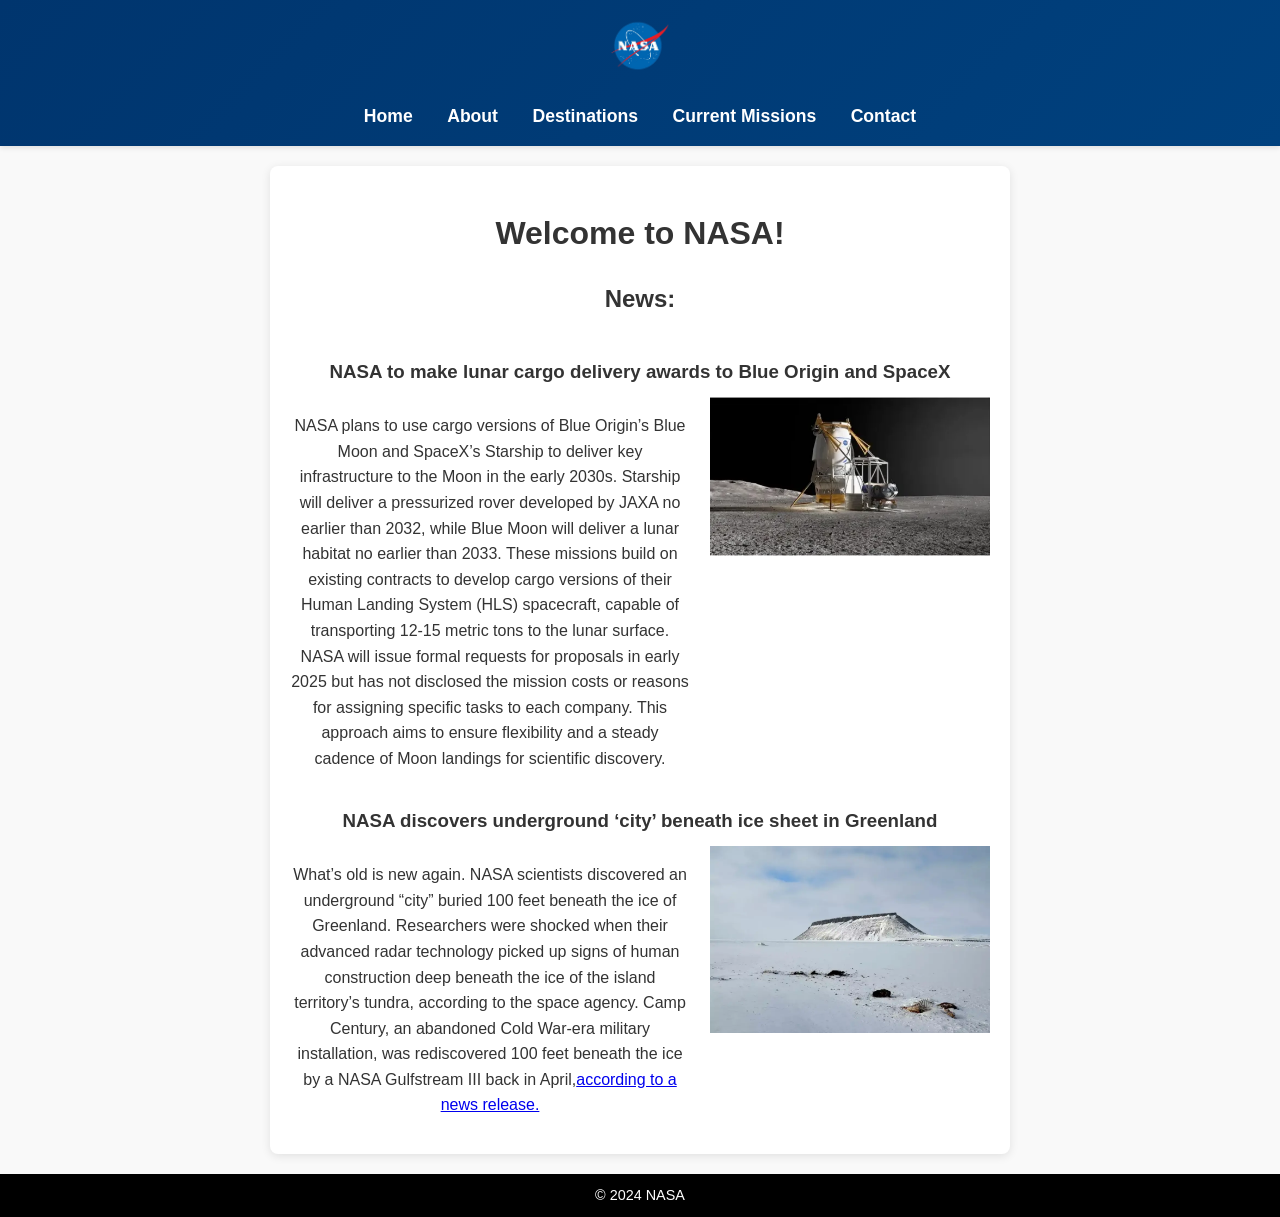
<file: Portfolio/assets/index.html>
<!DOCTYPE html>
<html lang="en">
<head>
    <meta charset="UTF-8">
    <meta name="viewport" content="width=device-width, initial-scale=1.0">
    <title>NASA | Home</title>
    <link rel="stylesheet" href="style.css">
</head>
<body>
    <header>
        <h1><img src="img/nasalogo.png" id="img"></h1>
        <nav>
            <a href="index.html">Home</a>
            <a href="about.html">About</a>
            <a href="destinations.html">Destinations</a>
            <a href="mission.html">Current Missions</a>
            <a href="contact.html">Contact</a>
        </nav>
    </header>
    <main>
        <h1>Welcome to NASA!</h1>
        <h2>News:</h2>
        <article>
            <h3>NASA to make lunar cargo delivery awards to Blue Origin and SpaceX</h3>
            <div>
            <p>
                NASA plans to use cargo versions of Blue Origin’s Blue Moon and SpaceX’s Starship to deliver key infrastructure to the Moon in the early 2030s. Starship will deliver a pressurized rover developed by JAXA no earlier than 2032, while Blue Moon will deliver a lunar habitat no earlier than 2033.
                These missions build on existing contracts to develop cargo versions of their Human Landing System (HLS) spacecraft, capable of transporting 12-15 metric tons to the lunar surface. NASA will issue formal requests for proposals in early 2025 but has not disclosed the mission costs or reasons for assigning specific tasks to each company. This approach aims to ensure flexibility and a steady cadence of Moon landings for scientific discovery.
            </p>
            <img src="img/news01.png" alt="Lunar Lander">
        </div>
        </article>  
        <article>
            <h3>NASA discovers underground ‘city’ beneath ice sheet in Greenland</h3>
            <div>
            <p>What’s old is new again.

                NASA scientists discovered an underground “city” buried 100 feet beneath the ice of Greenland.
                
                Researchers were shocked when their advanced radar technology picked up signs of human construction deep beneath the ice of the island territory’s tundra, according to the space agency.
                
                Camp Century, an abandoned Cold War-era military installation, was rediscovered 100 feet beneath the ice by a NASA Gulfstream III back in April,<a href="https://earthobservatory.nasa.gov/images/153616/new-view-of-the-city-under-the-ice">according to a news release.</a></p>

            <img src="img/news02.png" alt="Under Ground">
            </div>
        </article>
    </main>
    <footer>
        <p>&copy; 2024 NASA</p>
    </footer>
    <style>  
    article {
        display: flex;
        flex-direction: column;
        justify-content: space-between;
    }
    article h3 {
    margin-bottom: 10px;
}
article > div {
    display: flex;
    justify-content: space-between;
    align-items: flex-start;
}

    article img {
        margin-left: 20px;
        max-width: 40%;
        height: auto; 
    }
    </style>
</body>
</html>
</file>
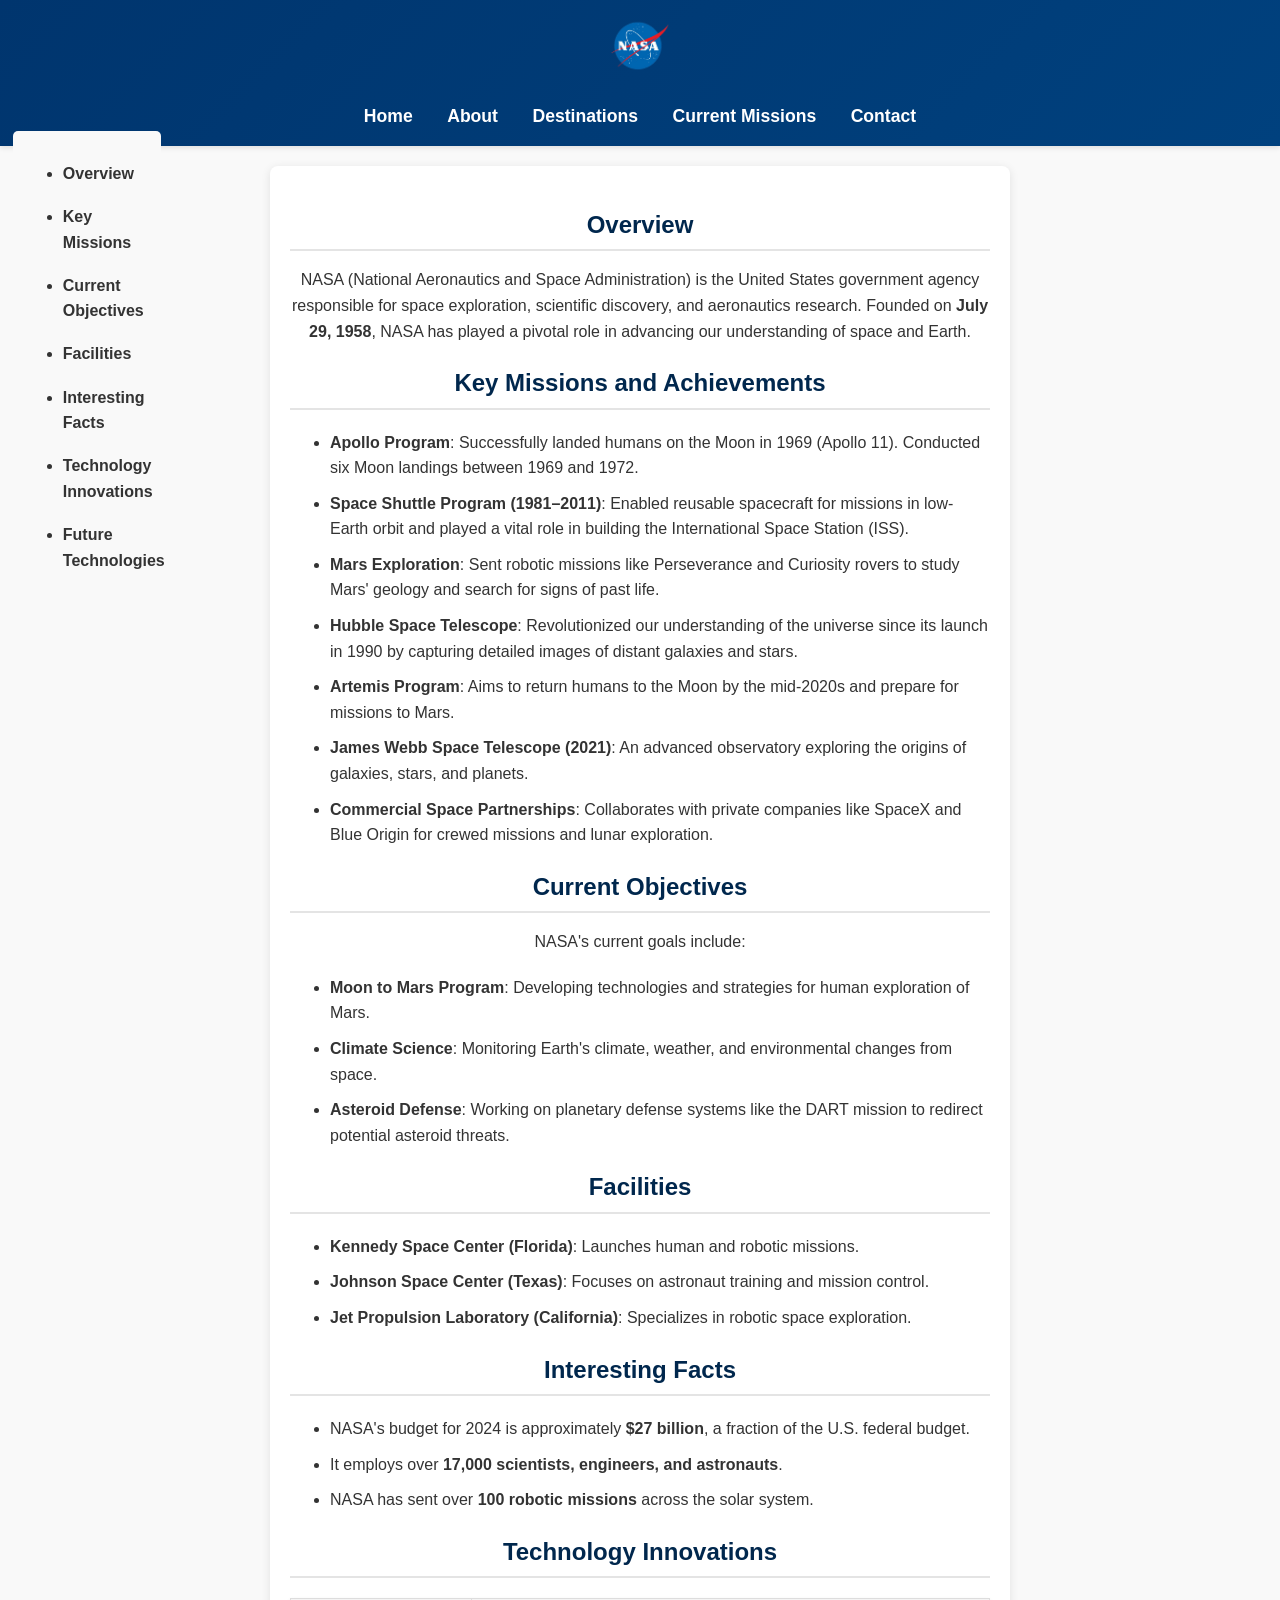
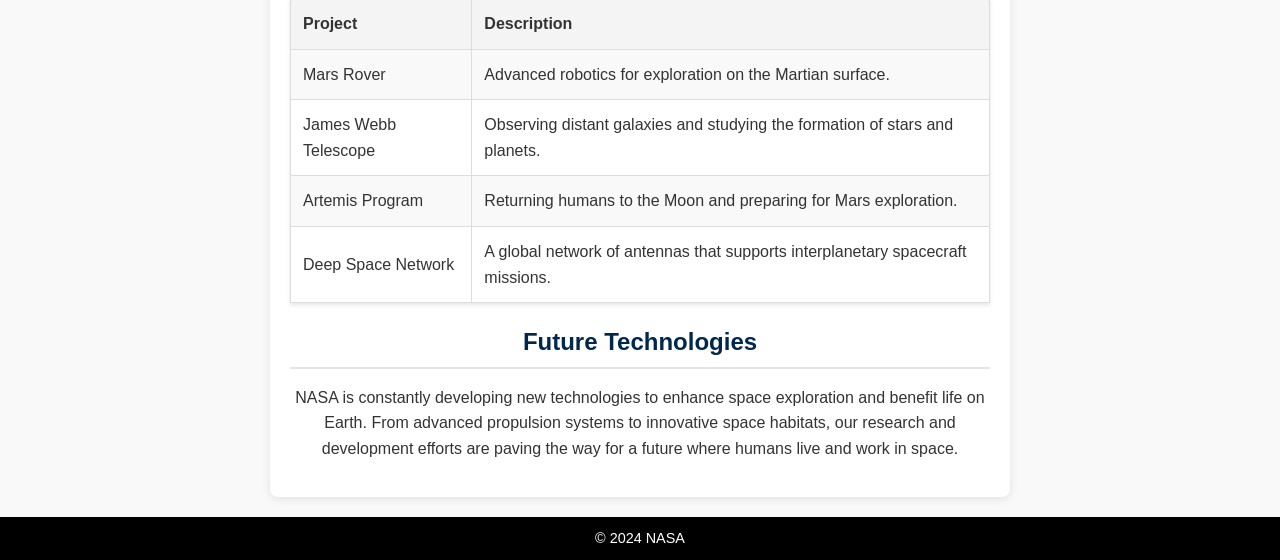
<file: Portfolio/assets/about.html>
<!DOCTYPE html>
<html lang="en">
<head>
    <meta charset="UTF-8">
    <meta name="viewport" content="width=device-width, initial-scale=1.0">
    <title>NASA | About</title>
    <link rel="stylesheet" href="style.css">
</head>
<body>
    <header>
        <h1><img src="img/nasalogo.png" id="img"></h1>
        <nav>
            <a href="index.html">Home</a>
            <a href="about.html">About</a>
            <a href="destinations.html">Destinations</a>
            <a href="mission.html">Current Missions</a>
            <a href="contact.html">Contact</a>
        </nav>
    </header>
    <aside id="aside">
        <ul>
            <li><a href="#overview">Overview</a></li>
            <li><a href="#missions">Key Missions</a></li>
            <li><a href="#objectives">Current Objectives</a></li>
            <li><a href="#facilities">Facilities</a></li>
            <li><a href="#facts">Interesting Facts</a></li> 
            <li><a href="#Innovations">Technology Innovations</a></li>
            <li><a href="#future">Future Technologies</a></li> 
        </ul>
    </aside>
    <main>
        <section id="overview">
            <h2>Overview</h2>
            <p>
                NASA (National Aeronautics and Space Administration) is the United States government agency responsible for space exploration, scientific discovery, and aeronautics research. Founded on <strong>July 29, 1958</strong>, NASA has played a pivotal role in advancing our understanding of space and Earth.
            </p>
        </section>
        <section id="missions">
            <h2>Key Missions and Achievements</h2>
            <ul>
                <li><strong>Apollo Program</strong>: Successfully landed humans on the Moon in 1969 (Apollo 11). Conducted six Moon landings between 1969 and 1972.</li>
                <li><strong>Space Shuttle Program (1981–2011)</strong>: Enabled reusable spacecraft for missions in low-Earth orbit and played a vital role in building the International Space Station (ISS).</li>
                <li><strong>Mars Exploration</strong>: Sent robotic missions like Perseverance and Curiosity rovers to study Mars' geology and search for signs of past life.</li>
                <li><strong>Hubble Space Telescope</strong>: Revolutionized our understanding of the universe since its launch in 1990 by capturing detailed images of distant galaxies and stars.</li>
                <li><strong>Artemis Program</strong>: Aims to return humans to the Moon by the mid-2020s and prepare for missions to Mars.</li>
                <li><strong>James Webb Space Telescope (2021)</strong>: An advanced observatory exploring the origins of galaxies, stars, and planets.</li>
                <li><strong>Commercial Space Partnerships</strong>: Collaborates with private companies like SpaceX and Blue Origin for crewed missions and lunar exploration.</li>
            </ul>
        </section>
        <section id="objectives">
            <h2>Current Objectives</h2>
            <p>
                NASA's current goals include:
            </p>
            <ul>
                <li><strong>Moon to Mars Program</strong>: Developing technologies and strategies for human exploration of Mars.</li>
                <li><strong>Climate Science</strong>: Monitoring Earth's climate, weather, and environmental changes from space.</li>
                <li><strong>Asteroid Defense</strong>: Working on planetary defense systems like the DART mission to redirect potential asteroid threats.</li>
            </ul>
        </section>
        <section id="facilities">
            <h2>Facilities</h2>
            <ul>
                <li><strong>Kennedy Space Center (Florida)</strong>: Launches human and robotic missions.</li>
                <li><strong>Johnson Space Center (Texas)</strong>: Focuses on astronaut training and mission control.</li>
                <li><strong>Jet Propulsion Laboratory (California)</strong>: Specializes in robotic space exploration.</li>
            </ul>
        </section>
        <section id="facts">
            <h2>Interesting Facts</h2>
            <ul>
                <li>NASA's budget for 2024 is approximately <strong>$27 billion</strong>, a fraction of the U.S. federal budget.</li>
                <li>It employs over <strong>17,000 scientists, engineers, and astronauts</strong>.</li>
                <li>NASA has sent over <strong>100 robotic missions</strong> across the solar system.</li>
            </ul>
        </section>
        <div class="container">
            <section id="Innovations">
                <h2>Technology Innovations</h2>
                <table>
                    <tr>
                        <th>Project</th>
                        <th>Description</th>
                    </tr>
                    <tr>
                        <td>Mars Rover</td>
                        <td>Advanced robotics for exploration on the Martian surface.</td>
                    </tr>
                    <tr>
                        <td>James Webb Telescope</td>
                        <td>Observing distant galaxies and studying the formation of stars and planets.</td>
                    </tr>
                    <tr>
                        <td>Artemis Program</td>
                        <td>Returning humans to the Moon and preparing for Mars exploration.</td>
                    </tr>
                    <tr>
                        <td>Deep Space Network</td>
                        <td>A global network of antennas that supports interplanetary spacecraft missions.</td>
                    </tr>
                </table>
            </section>
            <section id="future">
                <h2>Future Technologies</h2>
                <p>NASA is constantly developing new technologies to enhance space exploration and benefit life on Earth. From advanced propulsion systems to innovative space habitats, our research and development efforts are paving the way for a future where humans live and work in space.</p>
            </section>
        </div>
    </main>
    <footer>
        <p>&copy; 2024 NASA</p>
    </footer>
    <style>
    </style>
</body>
</html>
</file>
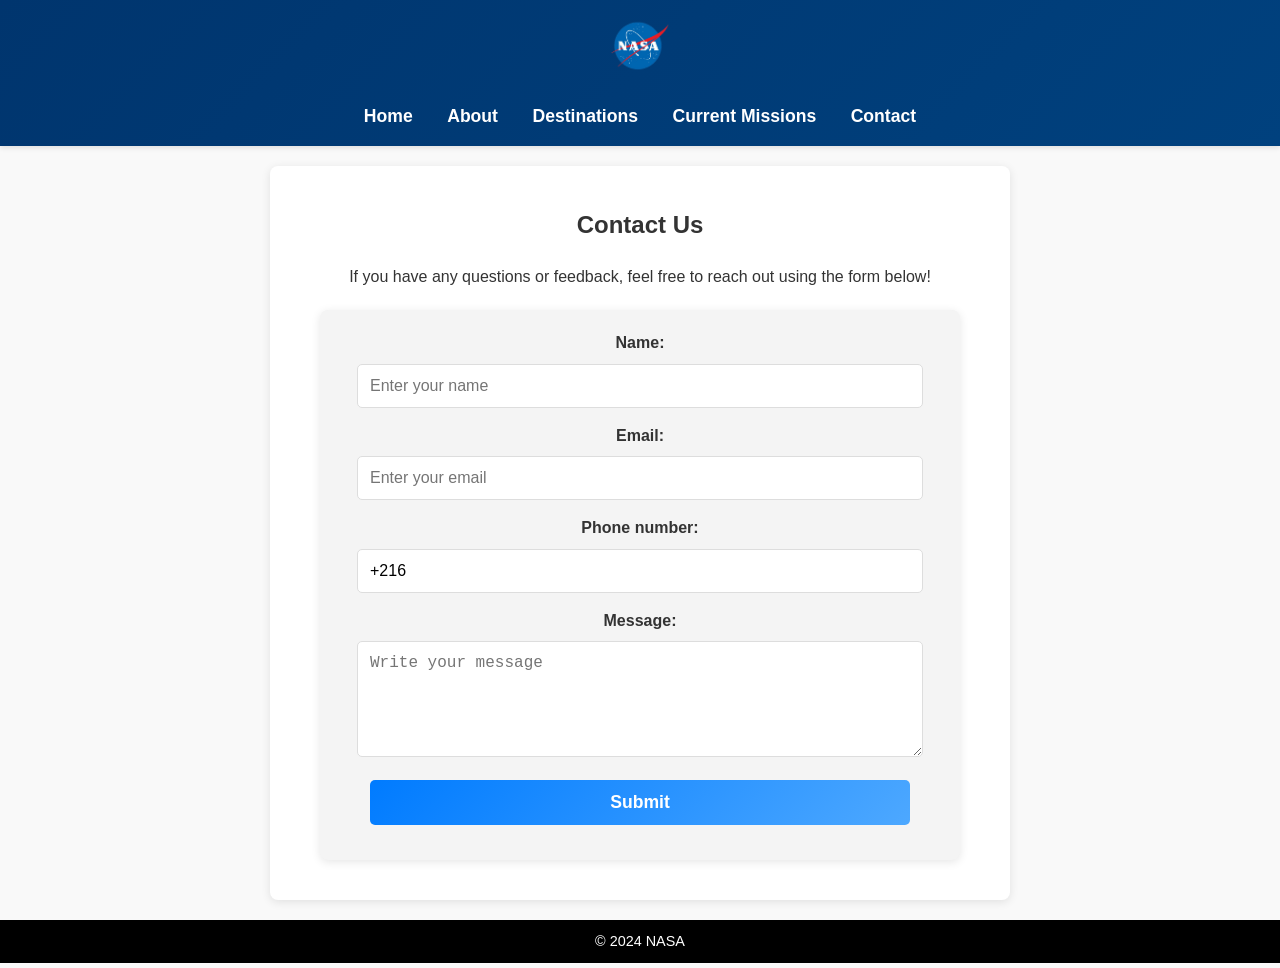
<file: Portfolio/assets/contact.html>
<!DOCTYPE html>
<html lang="en">
<head>
    <meta charset="UTF-8">
    <meta name="viewport" content="width=device-width, initial-scale=1.0">
    <title>NASA | Contact</title>
    <link rel="stylesheet" href="style.css">
</head>
<body>
    <header>
        <h1><img src="img/nasalogo.png" id="img"></h1>
        <nav>
            <a href="index.html">Home</a>
            <a href="about.html">About</a>
            <a href="destinations.html">Destinations</a>
            <a href="mission.html">Current Missions</a>
            <a href="contact.html">Contact</a>
        </nav>
    </header>
    <main>
        <h2>Contact Us</h2>
        <p>If you have any questions or feedback, feel free to reach out using the form below!</p>
        
        <form action="https://example.com/submit" method="post">
            <label for="name">Name:</label>
            <input type="text" id="name" name="name" required placeholder="Enter your name">
            
            <label for="email">Email:</label>
            <input type="email" id="email" name="email" required placeholder="Enter your email">

            <label for="phone">Phone number:</label>
            <input type="text" id="phone" name="phone" required placeholder="Enter your Phone number" value="+216 ">

            <label for="message">Message:</label>
            <textarea id="message" name="message" rows="5" required placeholder="Write your message"></textarea>
            
            <button type="submit">Submit</button>
        </form>
    </main>
    <footer>
        <p>&copy; 2024 NASA</p>
    </footer>
</body>
</html>
</file>
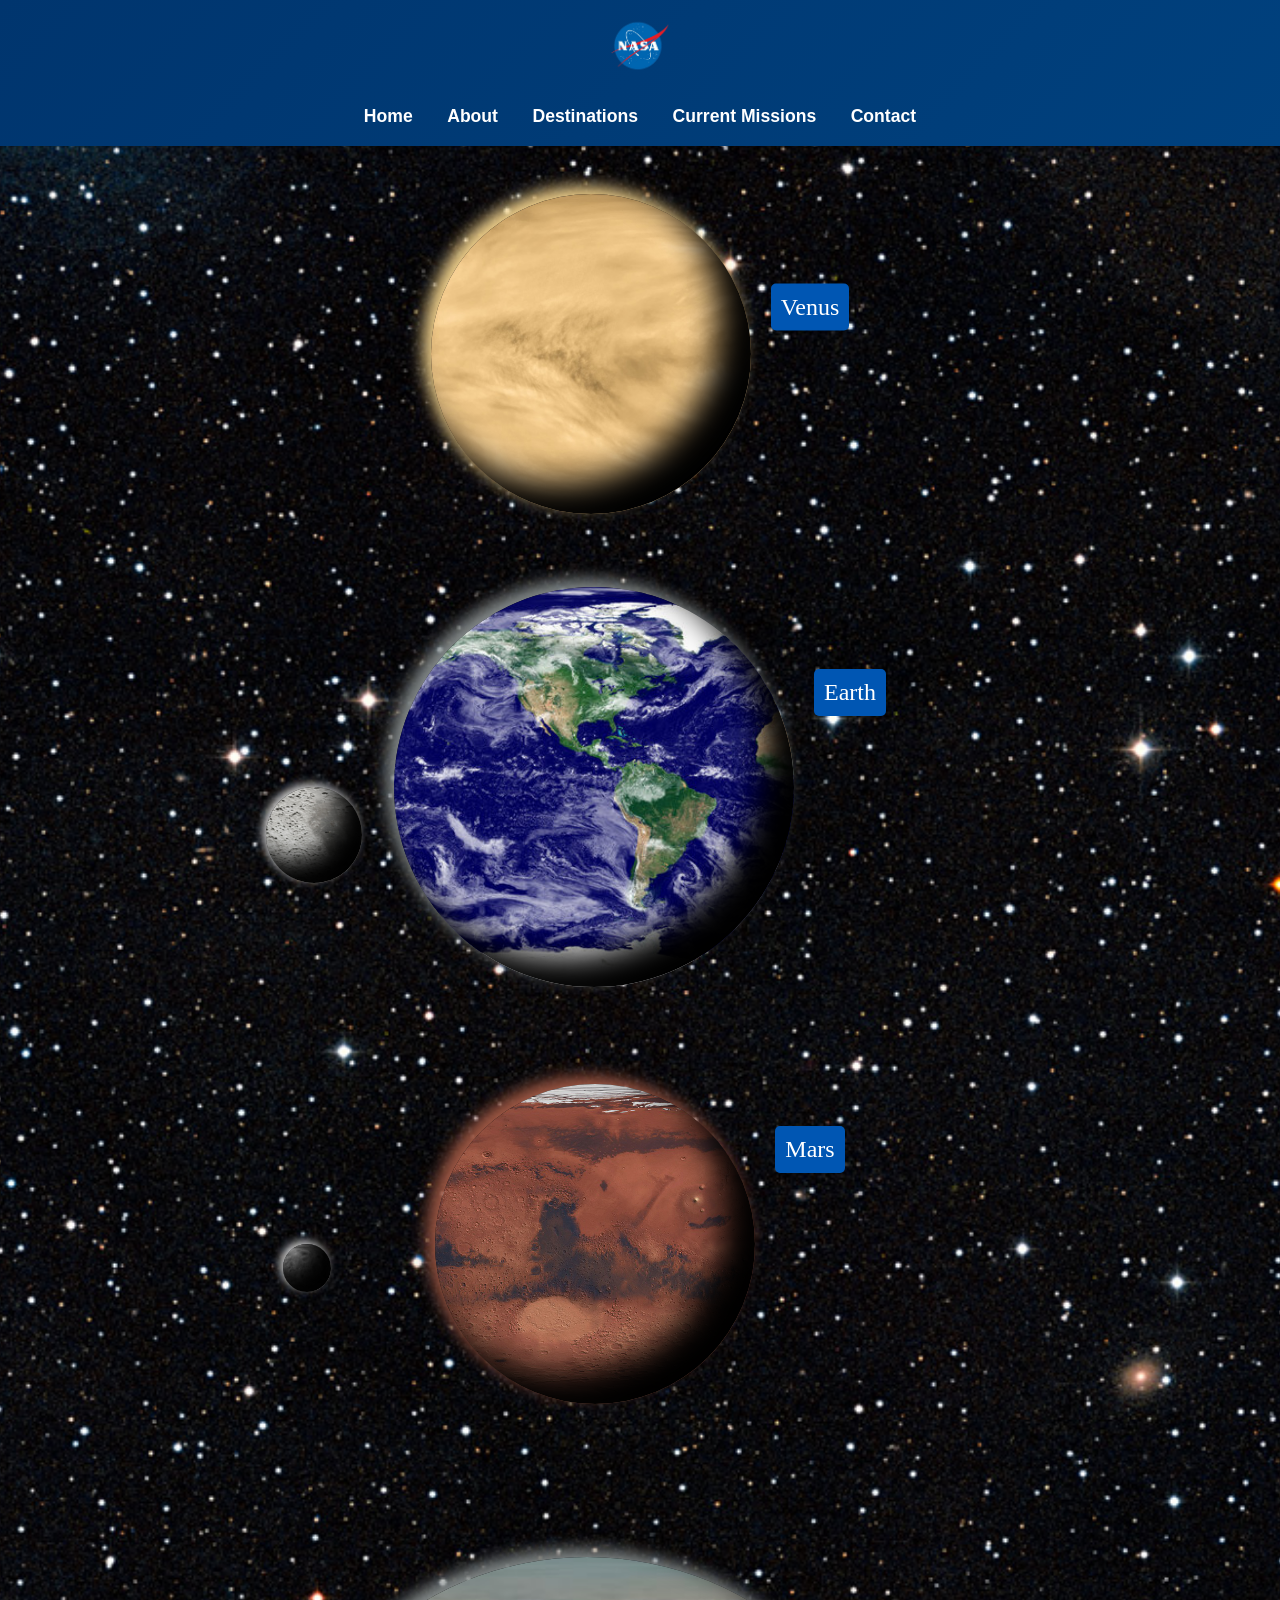
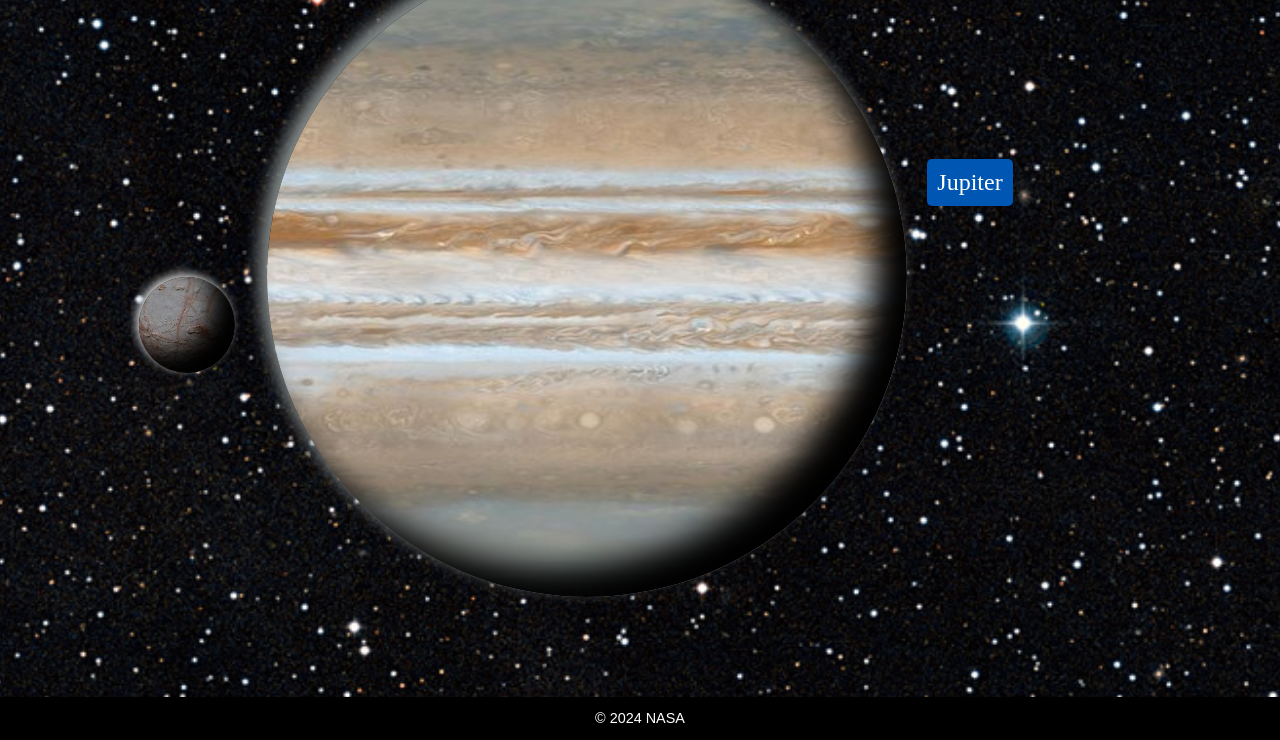
<file: Portfolio/assets/destinations.html>
<!DOCTYPE html>
<html lang="en">
<head>
    <meta charset="UTF-8">
    <meta name="viewport" content="width=device-width, initial-scale=1.0">
    <title>NASA | Destinations</title>
    <link rel="stylesheet" href="style.css">
</head>
<body>
    <header>
        <h1><img src="img/nasalogo.png" id="img"></h1>
        <nav>
            <a href="index.html">Home</a>
            <a href="about.html">About</a>
            <a href="destinations.html">Destinations</a>
            <a href="mission.html">Current Missions</a>
            <a href="contact.html">Contact</a>
        </nav>
    </header>
        </ul>
        <iframe src="venus.html" width="100%" height="400px" style="border:none;" scrolling="no" frameborder="0" allowtransparency="true"></iframe>
        <iframe src="earth.html" width="100%" height="450px" style="border:none;" scrolling="no" frameborder="0" allowtransparency="true"></iframe>
        <iframe src="mars.html" width="100%" height="450px" style="border:none;" scrolling="no" frameborder="0" allowtransparency="true"></iframe>
        <iframe src="jupiter.html" width="100%" height="800px" style="border:none;" scrolling="no" frameborder="0" allowtransparency="true"></iframe>
    <footer>
        <p>&copy; 2024 NASA</p>
    </footer>
    <style>
            body{
            background: url(./img/space.jpg) center no-repeat;
            background-size: cover;
        }
    </style>
</body>
</html>
</file>
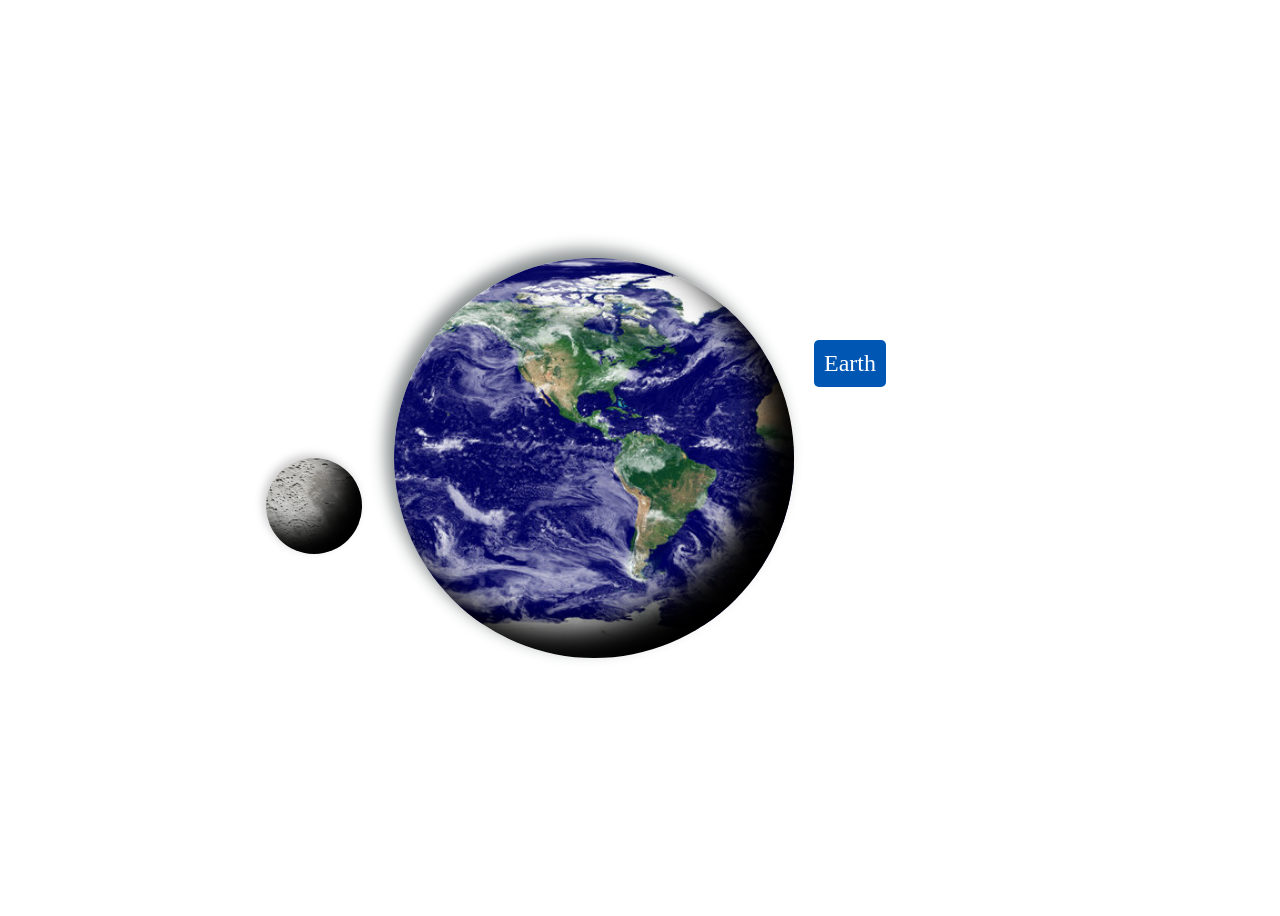
<file: Portfolio/assets/earth.html>
<!DOCTYPE html>
<html lang="en">
<head>
    <meta charset="UTF-8">
    <meta name="viewport" content="width=device-width, initial-scale=1.0">
    <title>Document</title>
    <style>
        body {
            background: transparent;
            background-size: cover;
            min-height: 100vh;
            display: flex;
            justify-content: center;
            align-items: center;
        }
        .planet-container {
            display: flex;
            align-items: center;
        }
        .planet {
            width: 25em;
            height: 25em;
            background: url(./img/earth.jpg);
            box-shadow: inset -2em -2em 2em #000, -0.5em -0.5em 1em #858b8b;
            border-radius: 50%;
            background-repeat: repeat;
            background-size: 200% 100%;
            position: relative;
            animation: rotate 20s linear infinite;
        }
        .moon {
            background: url(./img/moon.jpg);
            box-shadow: inset -1.5em -1.5em 1.5em #000, -0.2em -0.2em 0.5em #ccc;
            width: 6em;
            height: 6em;
            position: absolute;
            left: -11em;
            top: 50%;
            transform: translateX(50%);
            animation: rotate 5s linear infinite, orbit 30s infinite ease-in-out;
            z-index: 1;
            border-radius: 50%;
            background-repeat: repeat;
            background-size: 200% 100%;
        }
        .text-container {
            position: relative;
            margin-left: 20px;
            transform: translateY(-100%);
        }
        p {
            color: white;
            background-color: #0056b3;
            font-size: x-large;
            padding: 10px;
            border-radius: 5px;
            text-align: center;
            white-space: nowrap;
            cursor: pointer;
        }
        .ff {
            display: none;
            position: absolute;
            top: -50px; 
            left: 50%;
            transform: translateX(-50%);
            background-color: #0056b3;
            color: white;
            padding: 5px;
            border-radius: 5px;
            font-size: 0.9em;
            white-space: nowrap;
            z-index: 2;
        }
        .text-container:hover .ff {
            display: block;
        }
        @keyframes rotate {
            to {background-position: -200% 0;}
        }
        @keyframes orbit {
            49% {z-index: 1;}
            50% {
                left: 25em;
                z-index: -1;
            }
            99% {z-index: -1;}
            100% {
                left: -11em;
                z-index: 1;
            }
        }
    </style>
</head>
<body>
    <div class="planet-container">
        <div class="planet">
            <div class="moon"></div>
        </div>
        <div class="text-container">
            <p>Earth
                <span class="ff">Fun Fact: Earth is the only planet in our solar system not named after a god.</span>
            </p>
        </div>
    </div>
</body>
</html>
</file>
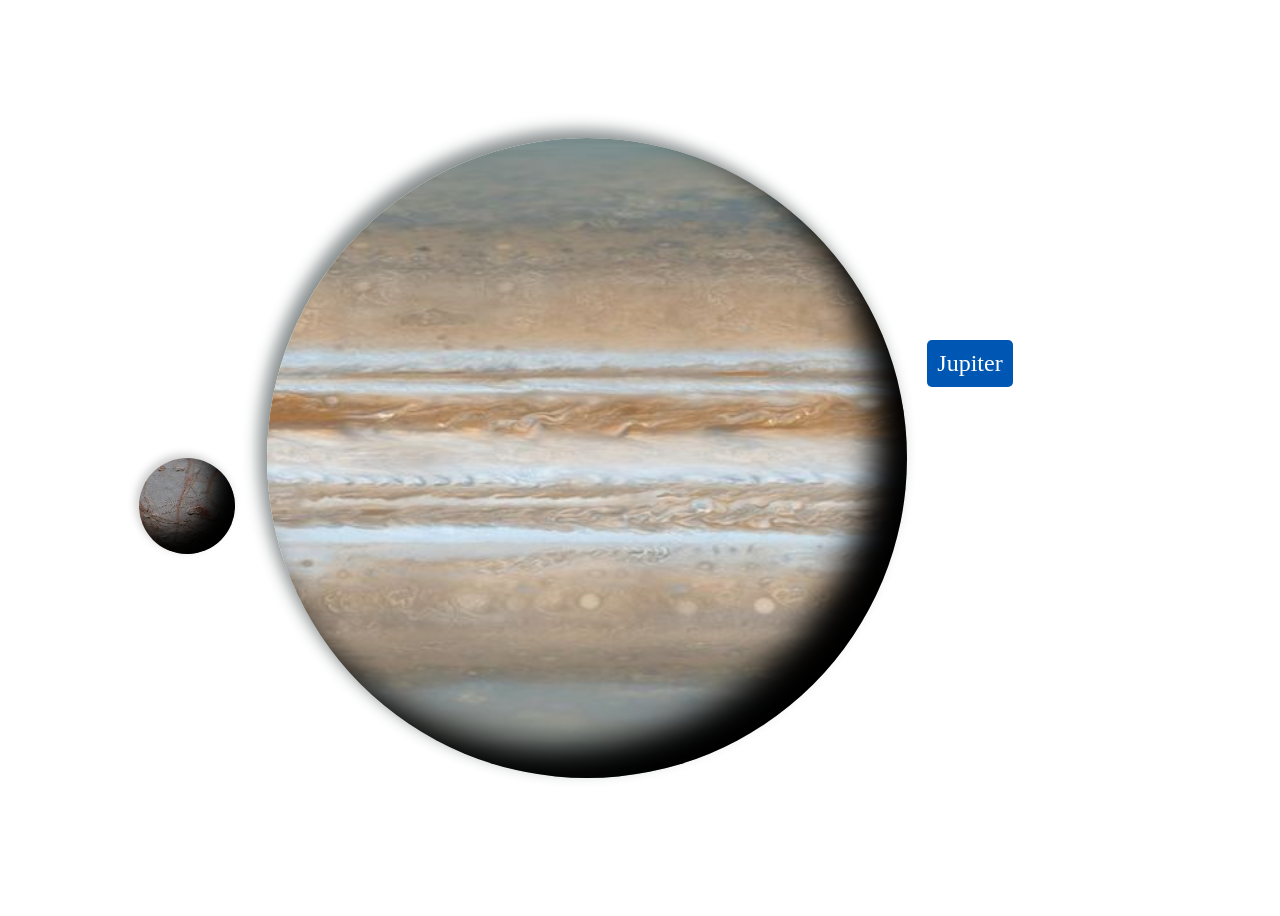
<file: Portfolio/assets/jupiter.html>
<!DOCTYPE html>
<html lang="en">
<head>
    <meta charset="UTF-8">
    <meta name="viewport" content="width=device-width, initial-scale=1.0">
    <title>Document</title>
    <style>
        body {
            background: transparent;
            background-size: cover;
            min-height: 100vh;
            display: flex;
            justify-content: center;
            align-items: center;
        }
        .planet-container {
            display: flex;
            align-items: center;
        }
        .planet {
            width: 40em;
            height: 40em;
            background: url(./img/jupiter.jpg);
            box-shadow: inset -2em -2em 2em #000, -0.5em -0.5em 1em #858b8b;
            border-radius: 50%;
            background-repeat: repeat;
            background-size: 200% 100%;
            position: relative;
            animation: rotate 10s linear infinite;
        }
        .moon {
            background: url(./img/europa.jpg);
            box-shadow: inset -1.5em -1.5em 1.5em #000, -0.2em -0.2em 0.5em #ccc;
            width: 6em;
            height: 6em;
            position: relative;
            left: -11em;
            top: 50%;
            transform: translateX(50%);
            animation: rotate 5s linear infinite, orbit 20s infinite ease-in-out;
            z-index: 1;
            border-radius: 50%;
            background-repeat: repeat;
            background-size: 200% 100%;
        }
        .text-container {
            position: relative;
            margin-left: 20px;
            transform: translateY(-100%);
        }
        p {
            color: white;
            background-color: #0056b3;
            font-size: x-large;
            padding: 10px;
            border-radius: 5px;
            text-align: center;
            white-space: nowrap;
            cursor: pointer;
        }
        .ff {
            display: none;
            position: absolute;
            top: -50px; 
            left: 50%;
            transform: translateX(-50%);
            background-color: #0056b3;
            color: white;
            padding: 5px;
            border-radius: 5px;
            font-size: 0.9em;
            white-space: nowrap;
            z-index: 2;
        }
        .text-container:hover .ff {
            display: block;
        }
        @keyframes rotate {
            to {background-position: -200% 0;}
        }
        @keyframes orbit {
            49% {z-index: 1;}
            50% {
                left: 25em;
                z-index: -1;
            }
            99% {z-index: -1;}
            100% {
                left: -11em;
                z-index: 1;
            }
        }
    </style>
</head>
<body>
    <div class="planet-container">
        <div class="planet">
            <div class="moon"></div>
        </div>
        <div class="text-container">
            <p>Jupiter
                <span class="ff">Fun Fact: Jupiter is the largest planet in our solar system and has a Great Red Spot, which is a giant storm!</span>
            </p>
        </div>
    </div>
</body>
</html>
</file>
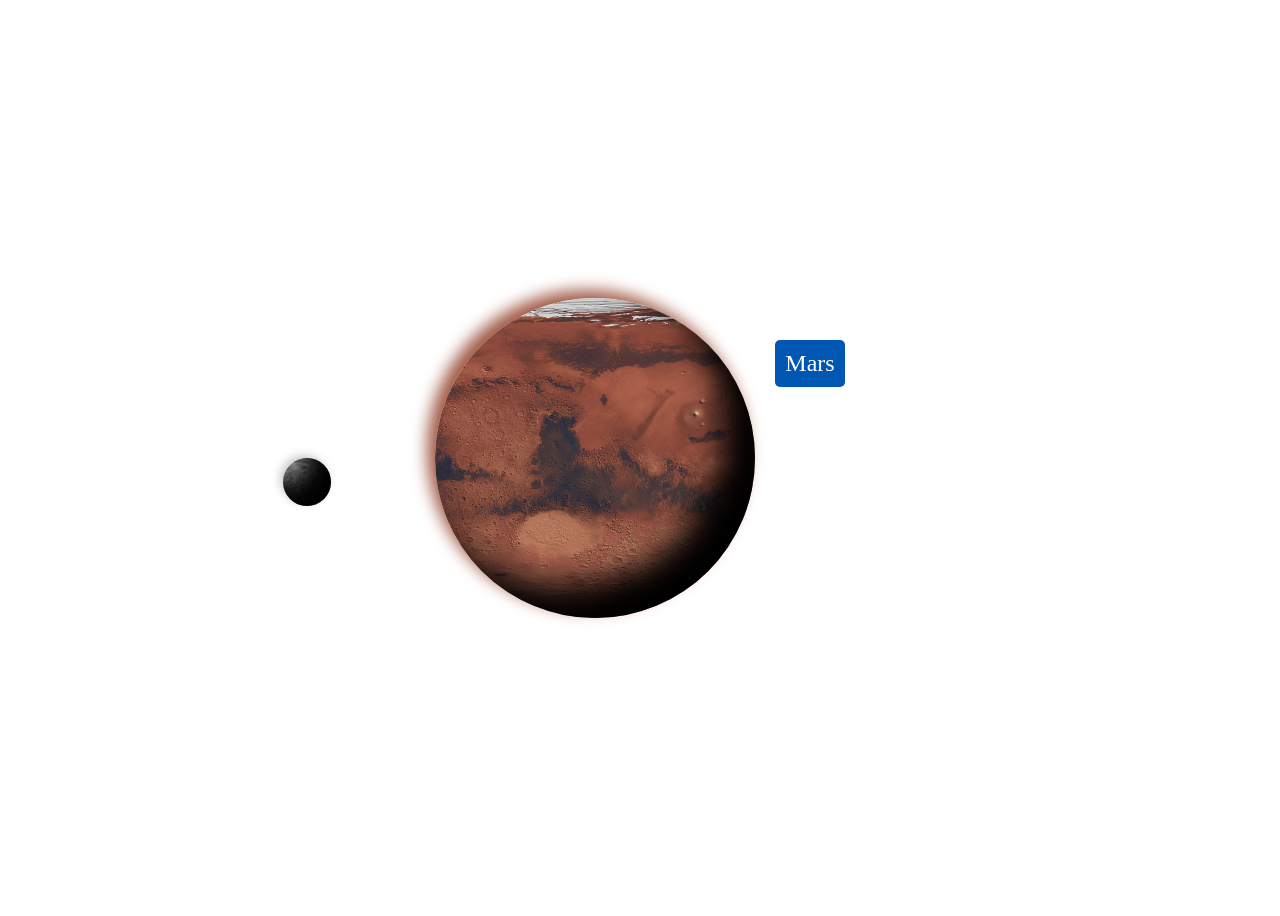
<file: Portfolio/assets/mars.html>
<!DOCTYPE html>
<html lang="en">
<head>
    <meta charset="UTF-8">
    <meta name="viewport" content="width=device-width, initial-scale=1.0">
    <title>Document</title>
    <style>
        body {
            background: transparent;
            background-size: cover;
            min-height: 100vh;
            display: flex;
            justify-content: center;
            align-items: center;
        }
        .planet-container {
            display: flex;
            align-items: center;
        }
        .planet {
            width: 20em;
            height: 20em;
            background: url(./img/mars.jpg);
            box-shadow: inset -2em -2em 2em #000, -0.5em -0.5em 1em #a05945;
            border-radius: 50%;
            background-repeat: repeat;
            background-size: 200% 100%;
            position: relative;
            animation: rotate 10s linear infinite;
        }
        .moon {
            background: url(./img/phobos.jpg);
            box-shadow: inset -1.5em -1.5em 1.5em #000, -0.2em -0.2em 0.5em #ccc;
            width: 3em;
            height: 3em;
            position: relative;
            left: -11em;
            top: 50%;
            transform: translateX(50%);
            animation: rotate 5s linear infinite, orbit 20s infinite ease-in-out;
            z-index: 1;
            border-radius: 50%;
            background-repeat: repeat;
            background-size: 200% 100%;
        }
        .text-container {
            position: relative;
            margin-left: 20px;
            transform: translateY(-100%);
        }
        p {
            color: white;
            background-color: #0056b3;
            font-size: x-large;
            padding: 10px;
            border-radius: 5px;
            text-align: center;
            white-space: nowrap;
            cursor: pointer;
        }
        .ff {
            display: none;
            position: absolute;
            top: -50px; 
            left: 50%;
            transform: translateX(-50%);
            background-color: #0056b3;
            color: white;
            padding: 5px;
            border-radius: 5px;
            font-size: 0.9em;
            white-space: nowrap;
            z-index: 2;
        }
        .text-container:hover .ff {
            display: block;
        }
        @keyframes rotate {
            to {background-position: -200% 0;}
        }
        @keyframes orbit {
            49% {z-index: 1;}
            50% {
                left: 25em;
                z-index: -1;
            }
            99% {z-index: -1;}
            100% {
                left: -11em;
                z-index: 1;
            }
        }
    </style>
</head>
<body>
    <div class="planet-container">
        <div class="planet">
            <div class="moon"></div>
        </div>
        <div class="text-container">
            <p>Mars
                <span class="ff">Fun Fact: Mars is home to the tallest mountain in the solar system, Olympus Mons, which is about 13.6 miles (22 kilometers) high!</span>
            </p>
        </div>
    </div>
</body>
</html>
</file>
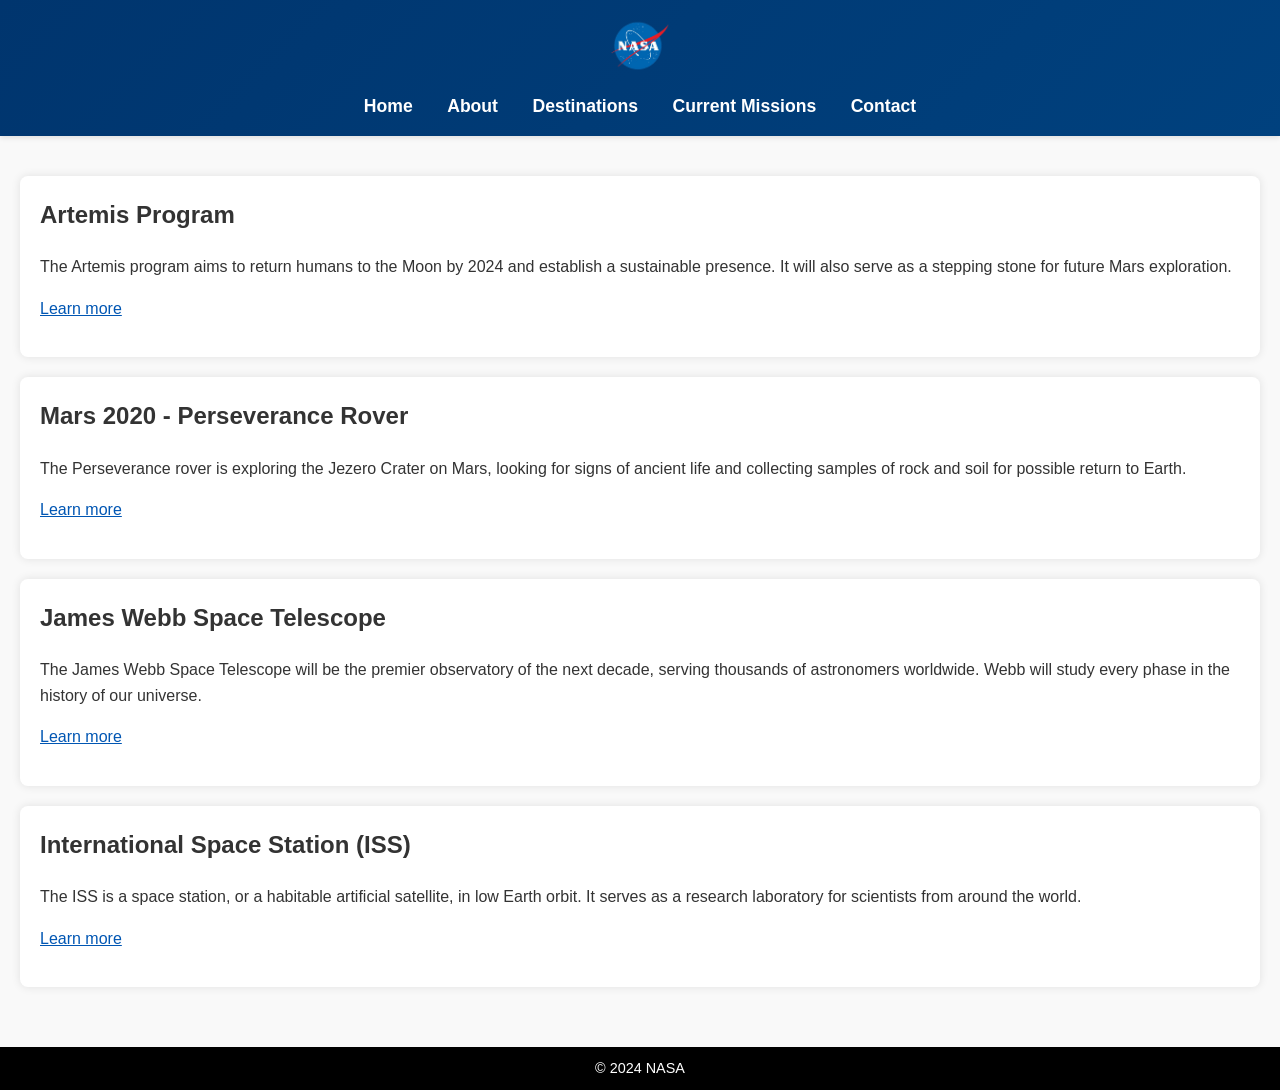
<file: Portfolio/assets/mission.html>
<!DOCTYPE html>
<html lang="en">
<head>
    <meta charset="UTF-8">
    <meta name="viewport" content="width=device-width, initial-scale=1.0">
    <title>Current Missions - NASA</title>
<link rel="stylesheet" href="style.css">
</head>
<body>
    <header>
        <img src="img/nasalogo.png" id="img">
        <nav>
            <a href="index.html">Home</a>
            <a href="about.html">About</a>
            <a href="destinations.html">Destinations</a>
            <a href="mission.html">Current Missions</a>
            <a href="contact.html">Contact</a>
        </nav>
    </header>
    <div class="container">
        <div class="mission">
            <h2>Artemis Program</h2>
            <p>The Artemis program aims to return humans to the Moon by 2024 and establish a sustainable presence. It will also serve as a stepping stone for future Mars exploration.</p>
            <p><a href="https://www.nasa.gov/specials/artemis/" target="_blank">Learn more</a></p>
        </div>
        <div class="mission">
            <h2>Mars 2020 - Perseverance Rover</h2>
            <p>The Perseverance rover is exploring the Jezero Crater on Mars, looking for signs of ancient life and collecting samples of rock and soil for possible return to Earth.</p>
            <p><a href="https://mars.nasa.gov/mars2020/" target="_blank">Learn more</a></p>
        </div>
        <div class="mission">
            <h2>James Webb Space Telescope</h2>
            <p>The James Webb Space Telescope will be the premier observatory of the next decade, serving thousands of astronomers worldwide. Webb will study every phase in the history of our universe.</p>
            <p><a href="https://www.jwst.nasa.gov/" target="_blank">Learn more</a></p>
        </div>
        <div class="mission">
            <h2>International Space Station (ISS)</h2>
            <p>The ISS is a space station, or a habitable artificial satellite, in low Earth orbit. It serves as a research laboratory for scientists from around the world.</p>
            <p><a href="https://www.nasa.gov/mission_pages/station/main/index.html" target="_blank">Learn more</a></p>
        </div>
    </div>
    <footer>
        <p>&copy; 2024 NASA</p>
    </footer>
</body>
</html>
<style>
    
    
    .container {
        padding: 20px;
    }
    .mission {
        background: #fff;
        margin: 20px 0;
        padding: 20px;
        border-radius: 8px;
        box-shadow: 0 0 10px rgba(0, 0, 0, 0.1);
    }
    .mission h2 {
        margin-top: 0;
    }
    a {
        color: #0056b3;
    }
</style>
</file>
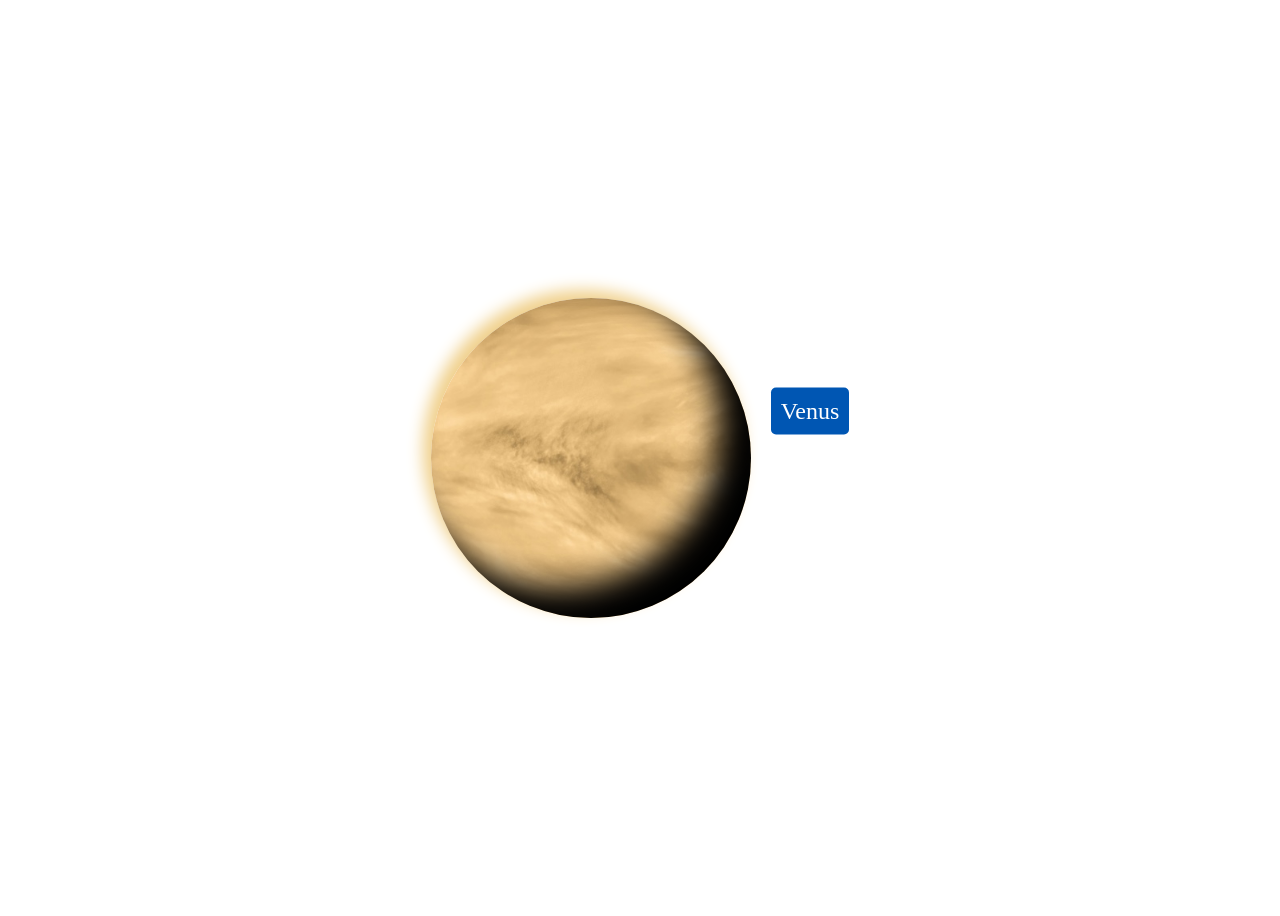
<file: Portfolio/assets/venus.html>
<!DOCTYPE html>
<html lang="en">
<head>
    <meta charset="UTF-8">
    <meta name="viewport" content="width=device-width, initial-scale=1.0">
    <title>Document</title>
    <style>
        body {
            background: transparent;
            background-size: cover;
            min-height: 100vh;
            display: flex;
            justify-content: center;
            align-items: center;
        }
        .planet-container {
            display: flex;
            align-items: center;
        }
        .planet {
            width: 20em;
            height: 20em;
            background: url(./img/venus.jpg);
            box-shadow: inset -2em -2em 2em #000, -0.5em -0.5em 1em #f0d08b;
            border-radius: 50%;
            background-repeat: repeat;
            background-size: 200% 100%;
            position: relative;
            animation: rotate 10s linear infinite;
        }
        .text-container {
            position: relative;
            margin-left: 20px;
            transform: translateY(-50%);
        }
        p {
            color: white;
            background-color: #0056b3;
            font-size: x-large;
            padding: 10px;
            border-radius: 5px;
            text-align: center;
            white-space: nowrap;
            cursor: pointer;
        }
        .ff {
            display: none;
            position: absolute;
            top: -50px;
            left: 50%;
            transform: translateX(-50%);
            background-color: #0056b3;
            color: white;
            padding: 5px;
            border-radius: 5px;
            font-size: 0.9em;
            white-space: nowrap;
            z-index: 2;
        }
        .text-container:hover .ff {
            display: block;
        }
        @keyframes rotate {
            to {background-position: -200% 0;}
        }
    </style>
</head>
<body>
    <div class="planet-container">
        <div class="planet"></div>
        <div class="text-container">
            <p>Venus
                <span class="ff">Fun Fact: Venus is the hottest planet in our solar system with an average surface temperature of about 467°C (872°F)!</span>
            </p>
        </div>
    </div>
</body>
</html>
</file>
<file: Portfolio/assets/style.css>
body {
    font-family: 'Arial', sans-serif;
    margin: 0;
    padding: 0;
    color: #333;
    background-color: #f9f9f9;
    line-height: 1.6;
}

header {
    background: linear-gradient(135deg, #00356e, #00417e);
    color: white;
    text-align: center;
    padding: 1rem 0;
    box-shadow: 0 2px 5px rgba(0, 0, 0, 0.1);
}

header h1 {
    font-size: 2.5rem;
    margin: 0;
}

nav {
    margin-top: 0.5rem;
}

nav a {
    color: white;
    text-decoration: none;
    margin: 0 15px;
    font-size: 1.1em;
    font-weight: bold;
    transition: color 0.3s ease;
}

nav a:hover {
    color: #f0f8ff;
    text-decoration: underline;
}

main {
    max-width: 700px;
    margin: 20px auto;
    padding: 20px;
    background: white;
    border-radius: 8px;
    box-shadow: 0 2px 10px rgba(0, 0, 0, 0.1);
    text-align: center;
}

footer {
    text-align: center;
    background: #000000;
    color: white;
    padding: 10px 0;
    margin-top: 20px;
}

footer p {
    margin: 0;
    font-size: 0.9rem;
}

form {
    max-width: 600px;
    margin: 20px auto;
    background: #f4f4f4;
    padding: 20px;
    border-radius: 8px;
    box-shadow: 0 2px 10px rgba(0, 0, 0, 0.1);
}

form label {
    display: block;
    margin-bottom: 8px;
    font-weight: bold;
    color: #333;
}

form input, form textarea, form button {
    width: 90%;
    padding: 12px;
    margin-bottom: 15px;
    border: 1px solid #ddd;
    border-radius: 5px;
    font-size: 1rem;
}

form input:focus, form textarea:focus {
    border-color: #007bff;
    outline: none;
    box-shadow: 0 0 5px rgba(0, 123, 255, 0.5);
}

form button {
    background: linear-gradient(135deg, #007bff, #4da8ff);
    color: white;
    border: none;
    cursor: pointer;
    font-size: 1.1rem;
    font-weight: bold;
    transition: background 0.3s ease;
}

form button:hover {
    background: linear-gradient(135deg, #4da8ff, #007bff);
}

ul, ol {
    text-align: left;
    margin: 20px auto;
    max-width: 800px;
    padding-left: 40px;
}

li {
    margin: 10px 0;
}
@media (max-width: 768px) {
    header h1 {
        font-size: 2rem;
    }

    nav a {
        font-size: 1rem;
        margin: 0 10px;
    }

    main {
        padding: 15px;
    }

    form {
        padding: 15px;
    }
}
#img{
    width: 60px;
    height: 60px;
}

input{
    width: 60px;
}
#aside {
    margin-top: 2.4%;
    position: fixed; 
    top: 100px;
    left: 1%; 
    background-color: #f9f9f9;
    padding: 10px;
    width: 10%;
    height: auto;
    border-radius: 5px;
    z-index: 1000;
}
#aside a {
    display: block;
    margin-top: 20%;
    text-decoration: none;
    color: #333;
    font-weight: bold;
}
#aside a:hover {
    color: #0056b3;
    text-decoration: underline;
}
section h2 {
    color: #00274D;
    border-bottom: 2px solid #E4E4E4;
    padding-bottom: 5px;
    margin-bottom: 10px;
}
table {
    width: 100%;
    border-collapse: collapse;
    margin-top: 20px;
    box-shadow: 0 2px 4px rgba(0,0,0,0.1);
}

table th, table td {
    border: 1px solid #ddd;
    padding: 12px;
    text-align: left;
}

table th {
    background-color: #f4f4f4;
}

table tr:nth-child(even) {
    background-color: #f9f9f9;
}
</file>
